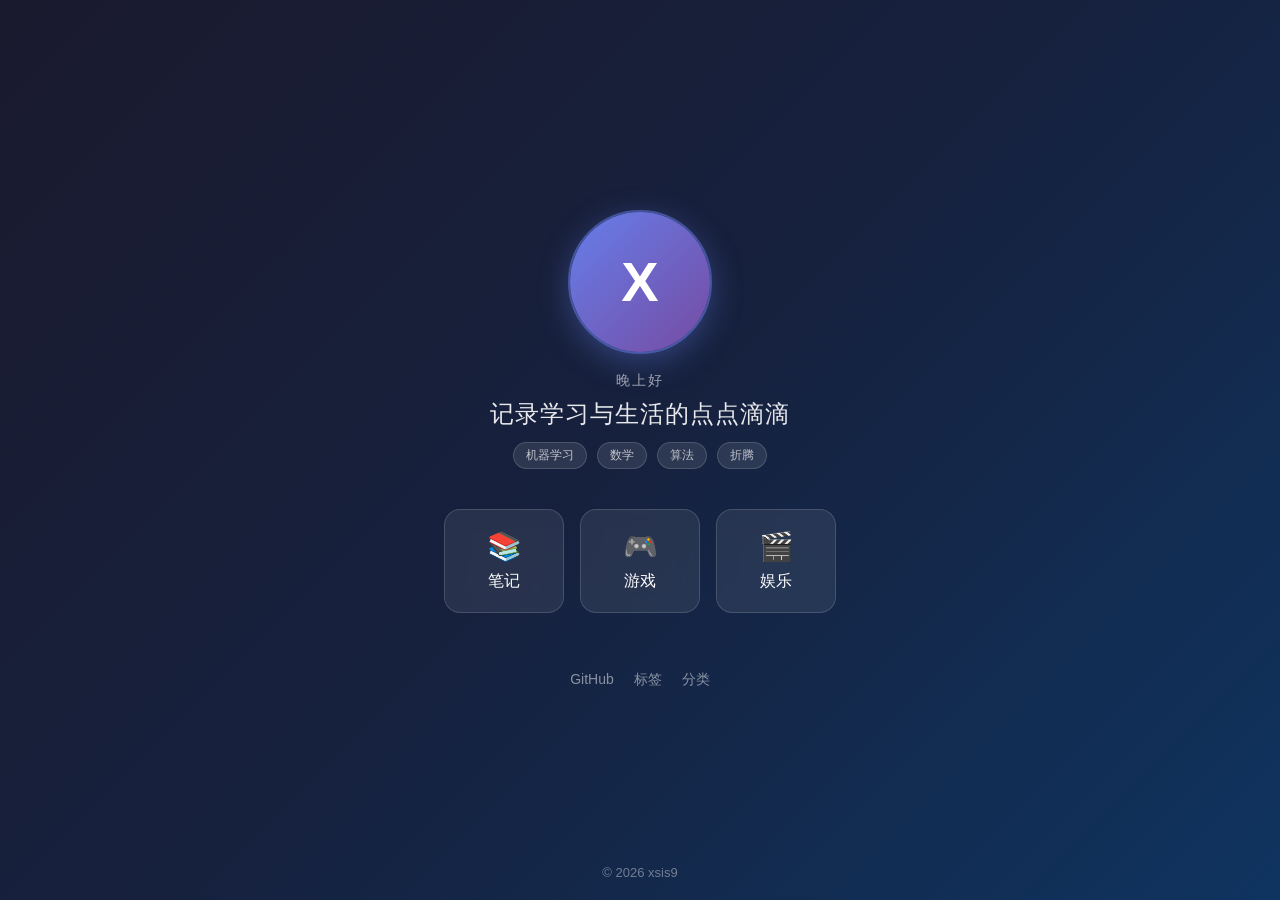
<file: index.html>
<!DOCTYPE html>
<html lang="zh-CN">
<head>
  <meta charset="UTF-8">
  <meta name="viewport" content="width=device-width, initial-scale=1.0">
  <title>xsis9 - 记录学习与生活</title>
  <style>
    * {
      margin: 0;
      padding: 0;
      box-sizing: border-box;
    }
    body {
      min-height: 100vh;
      background: linear-gradient(135deg, #1a1a2e 0%, #16213e 50%, #0f3460 100%);
      display: flex;
      flex-direction: column;
      align-items: center;
      justify-content: center;
      font-family: -apple-system, BlinkMacSystemFont, "Segoe UI", Roboto, "Helvetica Neue", Arial, sans-serif;
      color: #fff;
      padding: 20px;
      position: relative;
      overflow-x: hidden;
    }
    /* 动态背景 */
    .bg-bubbles {
      position: fixed;
      top: 0;
      left: 0;
      width: 100%;
      height: 100%;
      pointer-events: none;
      z-index: 0;
      overflow: hidden;
    }
    .bg-bubbles li {
      position: absolute;
      display: block;
      list-style: none;
      width: 20px;
      height: 20px;
      background: rgba(255, 255, 255, 0.1);
      border-radius: 50%;
      animation: float 15s infinite;
      bottom: -100px;
    }
    .bg-bubbles li:nth-child(1) { left: 10%; animation-delay: 0s; }
    .bg-bubbles li:nth-child(2) { left: 20%; animation-delay: 2s; width: 30px; height: 30px; }
    .bg-bubbles li:nth-child(3) { left: 30%; animation-delay: 4s; }
    .bg-bubbles li:nth-child(4) { left: 40%; animation-delay: 6s; width: 15px; height: 15px; }
    .bg-bubbles li:nth-child(5) { left: 50%; animation-delay: 8s; }
    .bg-bubbles li:nth-child(6) { left: 60%; animation-delay: 10s; width: 25px; height: 25px; }
    .bg-bubbles li:nth-child(7) { left: 70%; animation-delay: 12s; }
    .bg-bubbles li:nth-child(8) { left: 80%; animation-delay: 14s; width: 18px; height: 18px; }
    .bg-bubbles li:nth-child(9) { left: 90%; animation-delay: 1s; }
    .bg-bubbles li:nth-child(10) { left: 15%; animation-delay: 3s; width: 22px; height: 22px; }
    @keyframes float {
      0% { transform: translateY(0) rotate(0deg); opacity: 0.5; }
      50% { opacity: 0.8; }
      100% { transform: translateY(-100vh) rotate(360deg); opacity: 0; }
    }
    .content {
      position: relative;
      z-index: 1;
      display: flex;
      flex-direction: column;
      align-items: center;
      text-align: center;
    }
    .avatar {
      width: 140px;
      height: 140px;
      border-radius: 50%;
      background: linear-gradient(135deg, #667eea 0%, #764ba2 100%);
      display: flex;
      align-items: center;
      justify-content: center;
      font-size: 56px;
      font-weight: bold;
      margin-bottom: 20px;
      box-shadow: 0 8px 32px rgba(102, 126, 234, 0.4);
      animation: pulse 3s ease-in-out infinite;
      position: relative;
    }
    .avatar::after {
      content: '';
      position: absolute;
      width: 100%;
      height: 100%;
      border-radius: 50%;
      border: 2px solid rgba(102, 126, 234, 0.5);
      animation: ripple 2s ease-out infinite;
    }
    @keyframes pulse {
      0%, 100% { transform: scale(1); }
      50% { transform: scale(1.03); }
    }
    @keyframes ripple {
      0% { transform: scale(1); opacity: 0.8; }
      100% { transform: scale(1.3); opacity: 0; }
    }
    .greeting {
      font-size: 14px;
      color: rgba(255, 255, 255, 0.6);
      margin-bottom: 8px;
      letter-spacing: 2px;
    }
    .bio {
      font-size: 24px;
      font-weight: 300;
      color: rgba(255, 255, 255, 0.9);
      margin-bottom: 12px;
      letter-spacing: 1px;
    }
    .tags {
      display: flex;
      gap: 10px;
      margin-bottom: 40px;
      flex-wrap: wrap;
      justify-content: center;
      max-width: 500px;
    }
    .tag {
      font-size: 12px;
      padding: 4px 12px;
      border-radius: 20px;
      background: rgba(255, 255, 255, 0.1);
      border: 1px solid rgba(255, 255, 255, 0.15);
      color: rgba(255, 255, 255, 0.7);
    }
    .links {
      display: flex;
      gap: 16px;
      flex-wrap: wrap;
      justify-content: center;
      margin-bottom: 48px;
    }
    .card {
      background: rgba(255, 255, 255, 0.08);
      backdrop-filter: blur(10px);
      border: 1px solid rgba(255, 255, 255, 0.15);
      border-radius: 16px;
      padding: 20px 32px;
      text-decoration: none;
      color: #fff;
      font-size: 16px;
      font-weight: 500;
      transition: all 0.3s ease;
      min-width: 120px;
      text-align: center;
      position: relative;
      overflow: hidden;
    }
    .card::before {
      content: '';
      position: absolute;
      top: 0;
      left: -100%;
      width: 100%;
      height: 100%;
      background: linear-gradient(90deg, transparent, rgba(255,255,255,0.1), transparent);
      transition: left 0.5s;
    }
    .card:hover::before {
      left: 100%;
    }
    .card:hover {
      background: rgba(255, 255, 255, 0.15);
      transform: translateY(-4px);
      box-shadow: 0 12px 32px rgba(0, 0, 0, 0.25);
    }
    .card-icon {
      font-size: 28px;
      margin-bottom: 8px;
      display: block;
    }
    .social {
      display: flex;
      gap: 20px;
      margin-top: 10px;
    }
    .social a {
      color: rgba(255, 255, 255, 0.5);
      font-size: 14px;
      text-decoration: none;
      transition: color 0.3s;
    }
    .social a:hover {
      color: #fff;
    }
    footer {
      position: fixed;
      bottom: 20px;
      font-size: 13px;
      color: rgba(255, 255, 255, 0.4);
    }
  </style>
</head>
<body>
  <ul class="bg-bubbles">
    <li></li><li></li><li></li><li></li><li></li>
    <li></li><li></li><li></li><li></li><li></li>
  </ul>
  <div class="content">
    <div class="avatar">X</div>
    <p class="greeting" id="greeting">晚上好</p>
    <p class="bio">记录学习与生活的点点滴滴</p>
    <div class="tags">
      <span class="tag">机器学习</span>
      <span class="tag">数学</span>
      <span class="tag">算法</span>
      <span class="tag">折腾</span>
    </div>
    <div class="links">
      <a href="/MyNote/" class="card">
        <span class="card-icon">📚</span>
        笔记
      </a>
      <a href="/game" class="card">
        <span class="card-icon">🎮</span>
        游戏
      </a>
      <a href="/fun" class="card">
        <span class="card-icon">🎬</span>
        娱乐
      </a>
    </div>
    <div class="social">
      <a href="https://github.com/xsis9" target="_blank">GitHub</a>
      <a href="/MyNote/tags">标签</a>
      <a href="/MyNote/categories">分类</a>
    </div>
  </div>
  <footer>© 2026 xsis9</footer>
  <script>
    const hour = new Date().getHours();
    const greet = document.getElementById('greeting');
    if (hour < 6) greet.textContent = '夜深了';
    else if (hour < 9) greet.textContent = '早上好';
    else if (hour < 12) greet.textContent = '上午好';
    else if (hour < 14) greet.textContent = '中午好';
    else if (hour < 18) greet.textContent = '下午好';
    else if (hour < 22) greet.textContent = '晚上好';
    else greet.textContent = '夜深了';
  </script>
</body>
</html>
</file>
